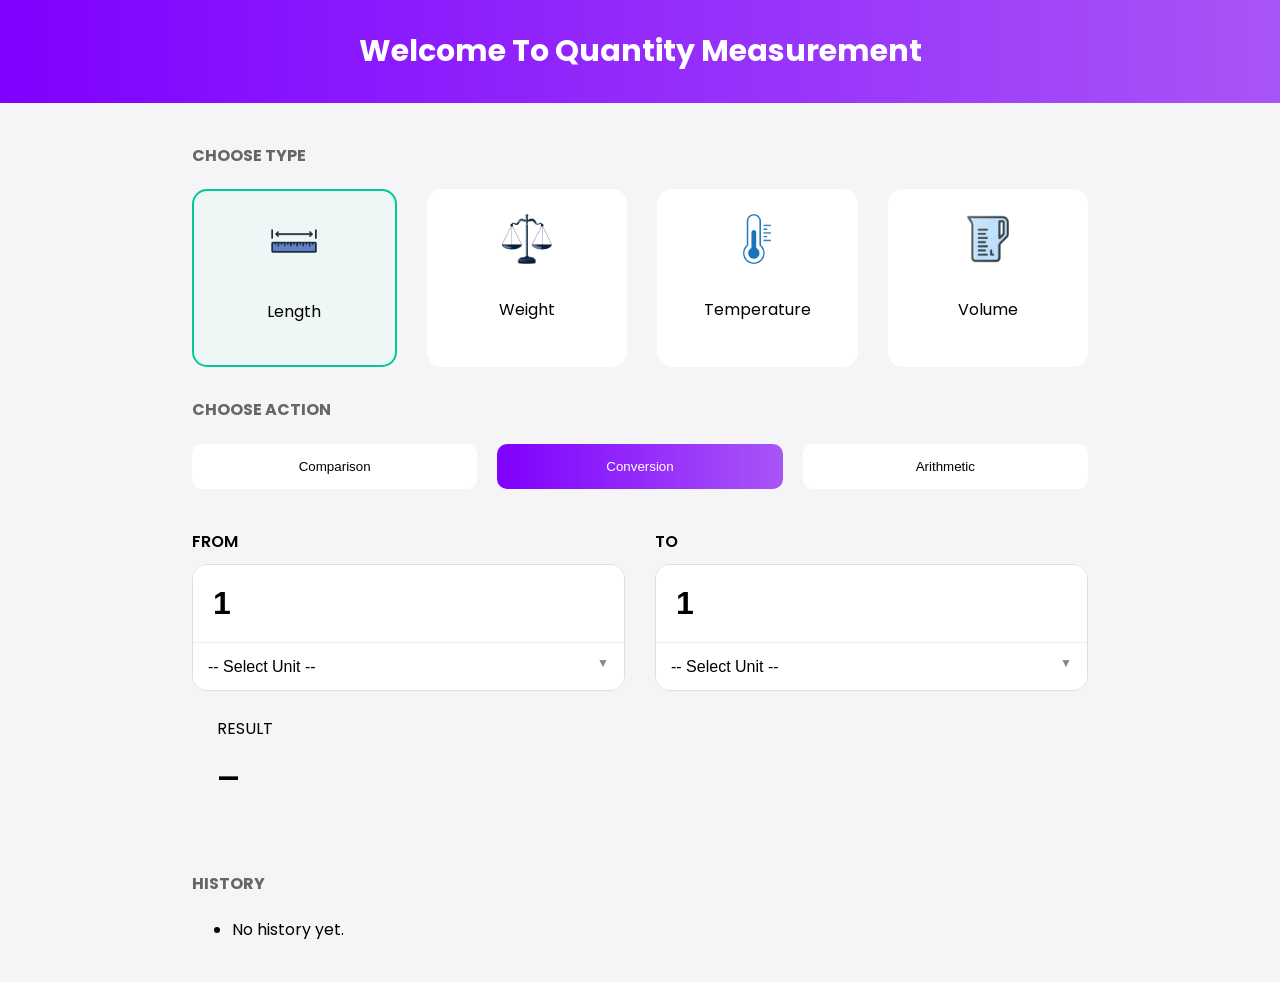
<file: Frontend/index.html>
<!DOCTYPE html>
<html lang="en">
<head>
    <title>Quantity Measurement</title>
    <link rel="stylesheet" href="./styles.css">
    <link href="https://fonts.googleapis.com/css2?family=Poppins:wght@300;400;500;600&display=swap" rel="stylesheet">
</head>
<body>

<header>
    <h1>Welcome To Quantity Measurement</h1>
</header>

<div class="container">

    <!-- ================= TYPE ================= -->
    <h4>CHOOSE TYPE</h4>
    
    <div class="type-box">
        <div class="card"><img src="../images/length.png"><p>Length</p></div>
        <div class="card"><img src="../images/weight.png"><p>Weight</p></div>
        <div class="card"><img src="../images/temperature.png"><p>Temperature</p></div>
        <div class="card"><img src="../images/volume.png"><p>Volume</p></div>
    </div>

    <!-- ================= ACTION ================= -->
    <h4>CHOOSE ACTION</h4>

    <div class="action-box">
        <button>Comparison</button>
        <button>Conversion</button>
        <button>Arithmetic</button>
    </div>

    <!-- ================= VALUES ================= -->
    <div class="values">

        <!-- FROM -->
        <div class="value">
            <label>FROM</label>
            <div class="combined-box">
                <input type="number" id="from-value" value="1">
                <select id="from-unit"></select>
            </div>
        </div>

        <!-- OPERATOR (UC-13) -->
        <div id="operator-selector" class="operator-container">

        <!-- Selected operator (default +) -->
        <button id="selected-operator" class="operator-btn">+</button>

        <!-- Hidden options -->
        <div id="operator-options" class="operator-options">
            <button class="operator-option">−</button>
            <button class="operator-option">×</button>
            <button class="operator-option">÷</button>
        </div>

        </div>

        <!-- TO -->
        <div class="value">
            <label>TO</label>
            <div class="combined-box">
                <input type="number" id="to-value" value="1">
                <select id="to-unit"></select>
            </div>
        </div>

    </div>

    <!-- ================= RESULT ================= -->
    <div class="result">

        <div class="result-left">
            <span>RESULT</span>
            <h2 id="result-value">—</h2>
        </div>

        <div class="result-right">
            <span id="result-unit"></span>
        </div>

    </div>

    <div class="history">
        <h4>HISTORY</h4>
        <ul id="history-list"></ul>
    </div>

</div>

<!-- ================= SCRIPTS ================= -->
<script src="./js/conversion.js"></script>
<script src="./js/api.js"></script>
<script src="./js/ui.js"></script>
<script src="./js/app.js"></script>

</body>
</html>
</file>
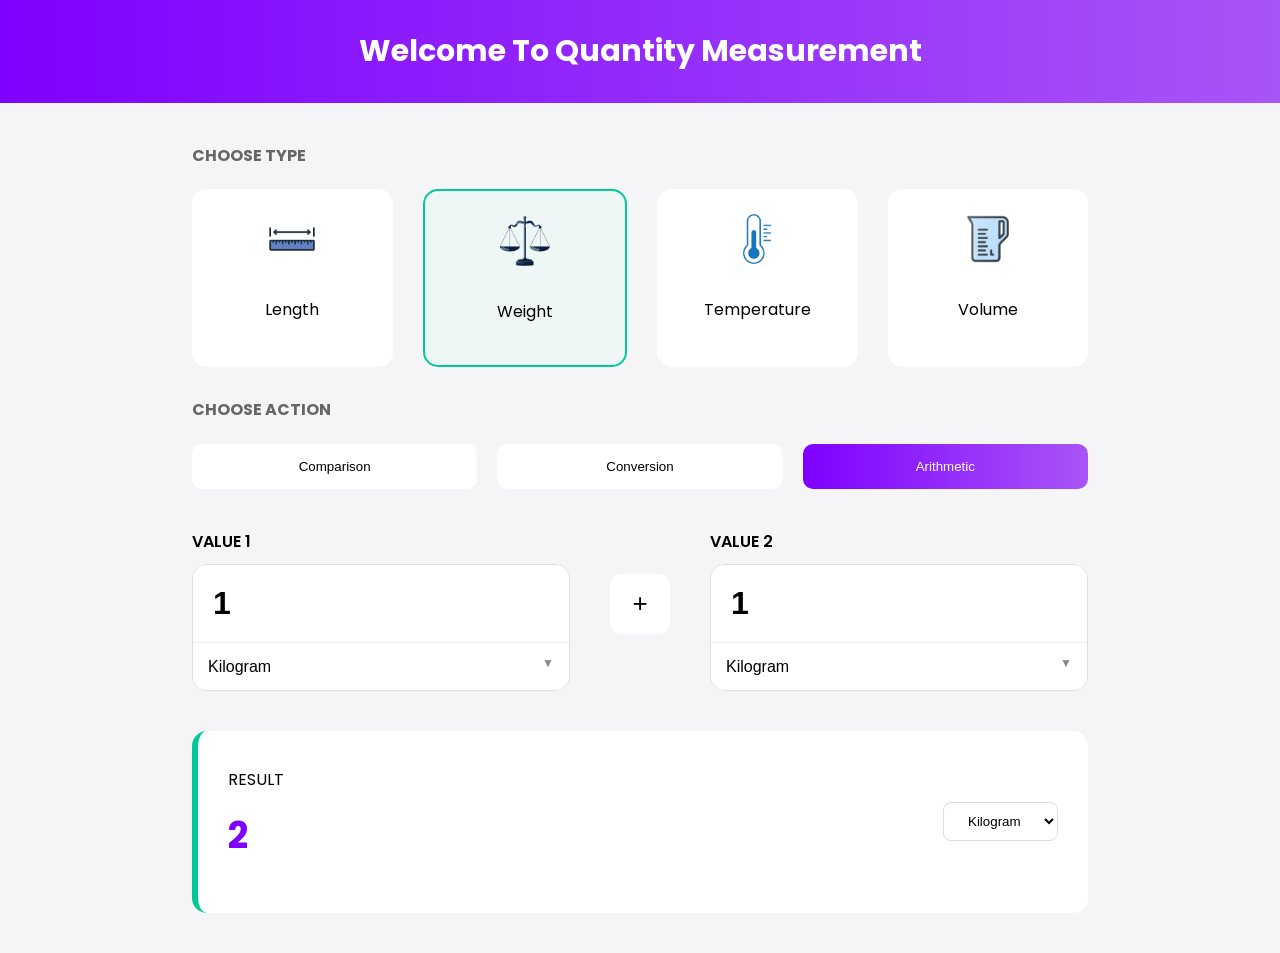
<file: staticUI/html/index.html>
<!DOCTYPE html>
<html lang="en">
<head>
    <title>Quantity Measurement</title>
    <link rel="stylesheet" href="../css/style.css">
    <link href="https://fonts.googleapis.com/css2?family=Poppins:wght@300;400;500;600&display=swap" rel="stylesheet">
</head>
<body>

<header>
    <h1>Welcome To Quantity Measurement</h1>
</header>

<div class="container">

    <h4>CHOOSE TYPE</h4>
    
    <div class="type-box">
        <div class="card">
            <img src="../images/length.png">
            <p>Length</p>
        </div>
        <div class="card active">
            <img src="../images/weight.png">
            <p>Weight</p>
        </div>
        <div class="card">
            <img src="../images/temperature.png">
            <p>Temperature</p>
        </div>
        <div class="card">
            <img src="../images/volume.png">
            <p>Volume</p>
        </div>
    </div>


    <h4>CHOOSE ACTION</h4>

    <div class="action-box">
        <button>Comparison</button>
        <button>Conversion</button>
        <button class="active-btn">Arithmetic</button>
    </div>


    <div class="values">

        <!-- VALUE 1 -->
        <div class="value">
            <label>VALUE 1</label>

            <div class="combined-box">
                <input type="number" value="1">
                <select>
                    <option>Kilogram</option>
                    <option>Gram</option>
                    <option>Ton</option>
                    <option>Pound</option>
                    <option>Ounce</option>
                </select>
            </div>
        </div>

        <!-- OPERATOR -->
        <div class="operator-container">
            <button class="operator-btn">+</button>
        </div>

        <!-- VALUE 2 -->
        <div class="value">
            <label>VALUE 2</label>

            <div class="combined-box">
                <input type="number" value="1">
                <select>
                    <option>Kilogram</option>
                    <option>Gram</option>
                    <option>Ton</option>
                    <option>Pound</option>
                    <option>Ounce</option>
                </select>
            </div>
        </div>

    </div>

    <div class="result">

        <div class="result-left">
            <p>RESULT</p>
            <h2>2</h2>
        </div>

        <div class="result-right">
            <select>
                <option>Kilogram</option>
                <option>Gram</option>
                <option>Ton</option>
                <option>Pound</option>
                <option>Ounce</option>
            </select>
        </div>

    </div>
</div>
</body>
</html>
</file>
<file: Frontend/styles.css>
*{
    box-sizing: border-box;
}

body{
    font-family: 'Poppins', sans-serif;
    margin:0;
    background:#f5f5f7;
}

/* HEADER */
header{
    background: linear-gradient(90deg,#7f00ff,#a855f7);
    color:white;
    text-align:center;
    padding:9px;
    font-size:15px;
}

/* CONTAINER */
.container{
    width:70%;
    margin:40px auto;
}

/* HEADINGS */
h4{
    margin-top:30px;
    color:#666;
}

/* ---------------- CARDS ---------------- */

.type-box{
    display:flex;
    gap:30px;
    margin-top:20px;
}

.card{
    flex:1;   /* equal width */
    background:white;
    padding:25px;
    border-radius:15px;
    text-align:center;
    transition:0.3s;
    cursor:pointer;
}

.card:hover{
    transform:translateY(-5px);
    box-shadow:0 8px 20px rgba(0,0,0,0.1);
}

.card.active{
    border:2px solid #00c896;
    background:#eef7f6;
}

.card img{
    width:50px;
    height:50px;
    margin-bottom:10px;
}

/* ---------------- BUTTONS ---------------- */

.action-box{
    margin-top:20px;
    display:flex;
    gap:20px;
}

.action-box button{
    flex:1;
    padding:15px;
    border:none;
    border-radius:10px;
    background:white;
    font-weight:500;
    cursor:pointer;
}

.action-box button:hover{
    background:#7f00ff;
    color:white;
}

.active-btn{
    background:linear-gradient(90deg,#7f00ff,#a855f7) !important;
    color:white;
}

/* ---------------- VALUES SECTION ---------------- */

.values{
    display:flex;
    align-items:flex-start;
    gap:30px;
    margin-top:40px;
}

.value{
    flex:1;
}

.value label{
    font-weight:600;
}

/* ---------------- INPUT + SELECT COMBINED ---------------- */

.combined-box{
    width:100%;
    border:1px solid #ddd;
    border-radius:15px;
    overflow:hidden;
    margin-top:10px;
    background:white;
    position:relative;
}

.combined-box input{
    width:100%;
    padding:20px;
    font-size:32px;
    border:none;
    outline:none;
    border-bottom:1px solid #eee;
    font-weight:600;
}

.combined-box select{
    width:100%;
    padding:15px;
    border:none;
    outline:none;
    background:white;
    font-size:16px;
    appearance:none;
    cursor:pointer;
}

/* custom dropdown arrow */
.combined-box::after{
    content:"▼";
    position:absolute;
    right:15px;
    bottom:18px;
    font-size:12px;
    color:#888;
}

/* ---------------- OPERATOR ---------------- */

.operator-container {
    display: none;
    position: relative;
    flex: 0 0 80px;
    align-items: center;
    justify-content: center;
}

.operator-btn {
    width: 60px;
    height: 60px;
    font-size: 24px;
    border-radius: 12px;
    border: none;
    background: #eee;
    cursor: pointer;
}

/* hidden dropdown */
.operator-options {
    display: none;
    position: absolute;
    top: 70px;
    background: white;
    border-radius: 10px;
    padding: 10px;
    box-shadow: 0 4px 10px rgba(0,0,0,0.1);
}

.operator-option {
    display: block;
    width: 50px;
    height: 50px;
    margin: 5px 0;
    border: none;
    border-radius: 8px;
    background: #eee;
    cursor: pointer;
}

.highlight {
    animation: flash 1.5s;
}

@keyframes flash {
    0% { color: #7f00ff; }
    50% { color: #00c896; }
    100% { color: #7f00ff; }
}

.result{
    padding:25px;
    display:flex;
    justify-content:space-between;
    align-items:center;
    width:100%;
}

.result-right select{
    padding:10px 20px;
    border-radius:8px;
    border:1px solid #ddd;
    background:white;
    cursor:pointer;
    font-size:16px;
    min-width:120px;
}

#operator-selector {
    display: none;   /* hidden by default */
    align-items: center;
    justify-content: center;
    gap: 10px;
    margin-top: 40px;
}
</file>
<file: staticUI/css/style.css>
*{
    box-sizing: border-box;
}

body{
    font-family: 'Poppins', sans-serif;
    margin:0;
    background:#f5f5f7;
}

/* HEADER */
header{
    background: linear-gradient(90deg,#7f00ff,#a855f7);
    color:white;
    text-align:center;
    padding:9px;
    font-size:15px;
}

/* CONTAINER */
.container{
    width:70%;
    margin:40px auto;
}

/* HEADINGS */
h4{
    margin-top:30px;
    color:#666;
}

/* ---------------- CARDS ---------------- */

.type-box{
    display:flex;
    gap:30px;
    margin-top:20px;
}

.card{
    flex:1;   /* equal width */
    background:white;
    padding:25px;
    border-radius:15px;
    text-align:center;
    transition:0.3s;
    cursor:pointer;
}

.card:hover{
    transform:translateY(-5px);
    box-shadow:0 8px 20px rgba(0,0,0,0.1);
}

.card.active{
    border:2px solid #00c896;
    background:#eef7f6;
}

.card img{
    width:50px;
    height:50px;
    margin-bottom:10px;
}

/* ---------------- BUTTONS ---------------- */

.action-box{
    margin-top:20px;
    display:flex;
    gap:20px;
}

.action-box button{
    flex:1;
    padding:15px;
    border:none;
    border-radius:10px;
    background:white;
    font-weight:500;
    cursor:pointer;
}

.action-box button:hover{
    background:#7f00ff;
    color:white;
}

.active-btn{
    background:linear-gradient(90deg,#7f00ff,#a855f7) !important;
    color:white;
}

/* ---------------- VALUES SECTION ---------------- */

.values{
    display:flex;
    align-items:flex-start;
    gap:30px;
    margin-top:40px;
}

.value{
    flex:1;
}

.value label{
    font-weight:600;
}

/* ---------------- INPUT + SELECT COMBINED ---------------- */

.combined-box{
    width:100%;
    border:1px solid #ddd;
    border-radius:15px;
    overflow:hidden;
    margin-top:10px;
    background:white;
    position:relative;
}

.combined-box input{
    width:100%;
    padding:20px;
    font-size:32px;
    border:none;
    outline:none;
    border-bottom:1px solid #eee;
    font-weight:600;
}

.combined-box select{
    width:100%;
    padding:15px;
    border:none;
    outline:none;
    background:white;
    font-size:16px;
    appearance:none;
    cursor:pointer;
}

/* custom dropdown arrow */
.combined-box::after{
    content:"▼";
    position:absolute;
    right:15px;
    bottom:18px;
    font-size:12px;
    color:#888;
}

/* ---------------- OPERATOR ---------------- */

.operator-container{
    display:flex;
    align-items:center;
    justify-content:center;
    flex:0 0 80px;
}

.operator-btn{
    width:60px;
    height:60px;
    font-size:26px;
    border:none;
    border-radius:12px;
    background:white;
    cursor:pointer;
    margin-top:45px;
}

/* ---------------- RESULT ---------------- */

.result{
    margin-top:40px;
    background:white;
    padding:20px 30px;
    border-left:6px solid #00c896;
    border-radius:15px;

    display:flex;
    justify-content:space-between;
    align-items:center;
    width:100%;
}

.result-left span{
    font-size:14px;
    color:#666;
    font-weight:500;
}

.result-left h2{
    margin-top:8px;
    font-size:36px;
    color:#7f00ff;
}

/* dropdown right side */
.result-right select{
    padding:10px 20px;
    border-radius:8px;
    border:1px solid #ddd;
    background:white;
    cursor:pointer;
}
</file>
